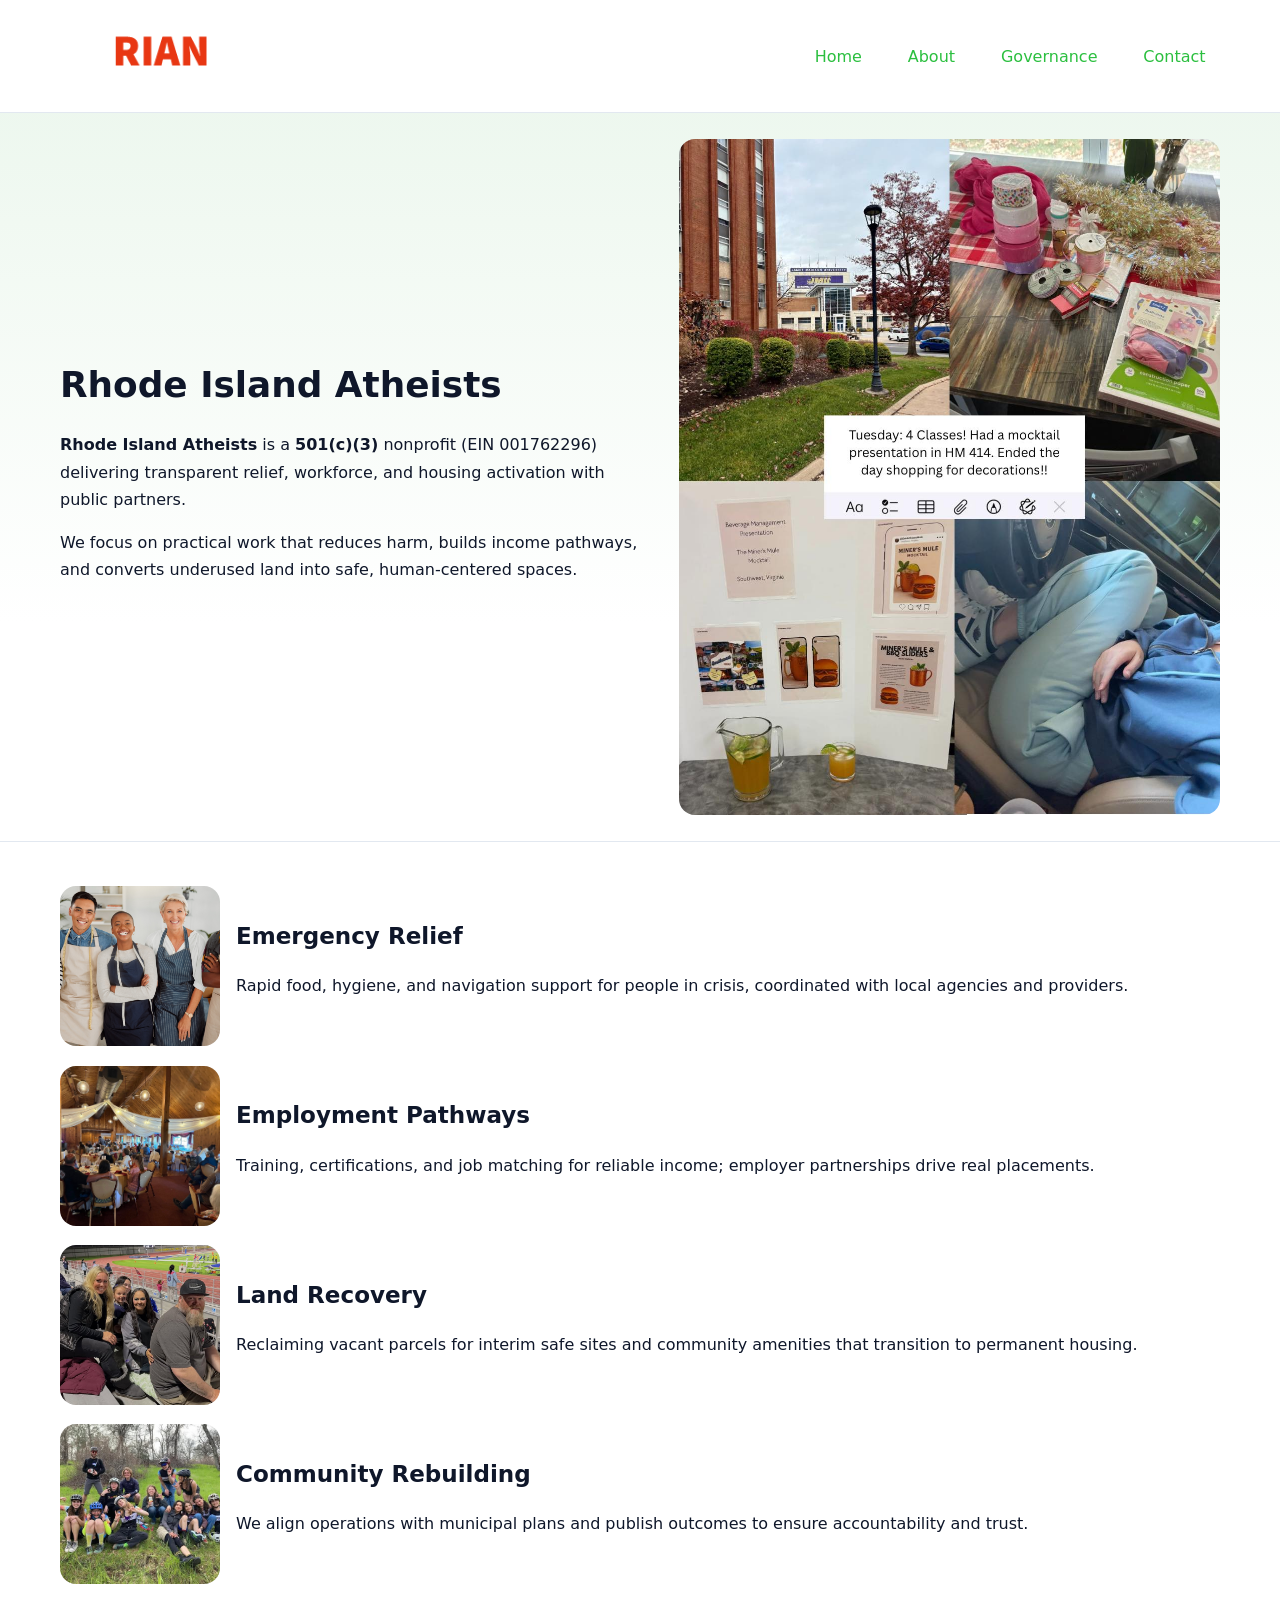
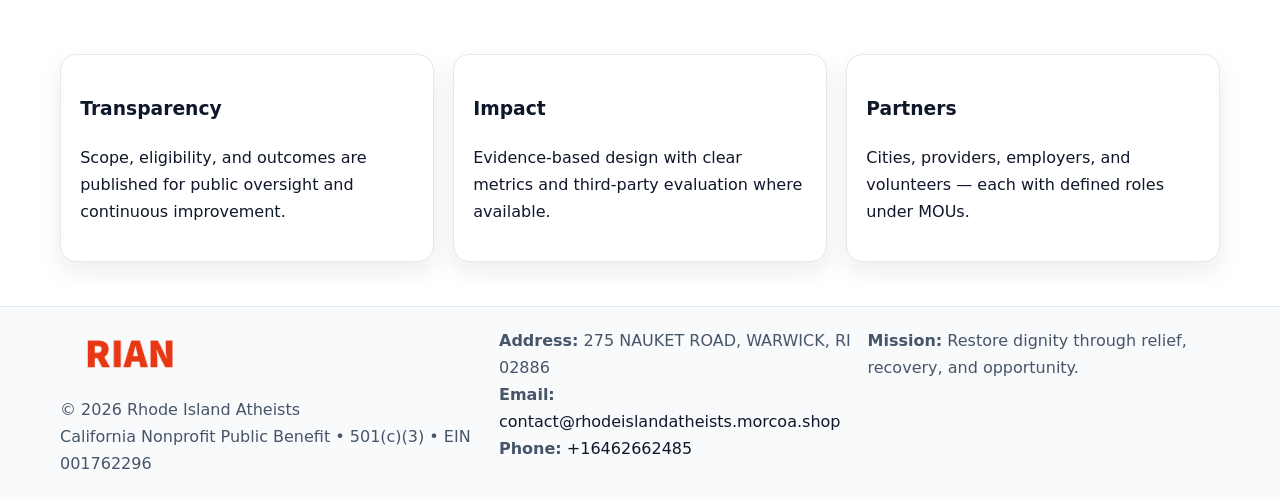
<file: index.html>
<!doctype html><html lang="en"><head>
<meta charset="utf-8"/><meta name="viewport" content="width=device-width,initial-scale=1"/>
<title>Rhode Island Atheists – Nonprofit • 2025</title>
<link rel="stylesheet" href="assets/styles.css"/>
<link rel="icon" href="images/logo.png"/>
<meta name="data-ein" content="001762296"/>
<meta name="data-name" content="Rhode Island Atheists"/>
<meta name="data-email" content="contact@rhodeislandatheists.morcoa.shop"/>
<meta name="data-phone" content="+16462662485"/>
<meta name="data-address" content="275 NAUKET ROAD, WARWICK, RI 02886"/>
<meta name="data-map" content="275+NAUKET+ROAD,+WARWICK,+RI+02886"/>
  <meta name="description" content="Our nonprofit strengthens the community with programs focused on community services, education, and direct relief.">
<meta name="facebook-domain-verification" content="zc0ar0t3m7eqca3y08v8nalxqkarar" />
</head><body>
<div style="position:absolute;left:-9999px;top:-9999px;opacity:0" data-uniq="{{UNIQUE_BLOB}}">
  <span>Our nonprofit strengthens the community with programs focused on community services, education, and direct relief.</span><svg width="12" height="12" viewBox="0 0 12 12" xmlns="http://www.w3.org/2000/svg"><circle cx="6" cy="6" r="5" fill="#2b6cb0"/></svg><img src="images/hero.jpg" width="1" height="1" alt="" loading="lazy"/>
</div>

<header><div class="c53ff13536b c0d2f4faf17">
  <a href="index.html"><img src="images/logo.png" alt="Rhode Island Atheists" style="width:150px"></a>
  <nav>
    <a class="active" href="index.html">Home</a>
    <a href="about.html">About</a>
    <a href="governance.html">Governance</a>
    <a href="contact.html">Contact</a>
  </nav>
</div></header>

<section class="cf5e7489c80"><div class="c53ff13536b">
  <div>
    <h1>Rhode Island Atheists</h1>
    <p><strong>Rhode Island Atheists</strong> is a <strong>501(c)(3)</strong> nonprofit (EIN 001762296) delivering transparent relief, workforce, and housing activation with public partners.</p>
    <p>We focus on practical work that reduces harm, builds income pathways, and converts underused land into safe, human-centered spaces.</p>
  </div>
  <img src="images/hero.jpg" alt="Community action"/>
</div></section>

<main class="c53ff13536b">
  <section class="section">
    <div class="feature"><img src="images/relief.jpg" alt=""><div><h2>Emergency Relief</h2><p>Rapid food, hygiene, and navigation support for people in crisis, coordinated with local agencies and providers.</p></div></div>
    <div class="feature"><img src="images/jobs.jpg" alt=""><div><h2>Employment Pathways</h2><p>Training, certifications, and job matching for reliable income; employer partnerships drive real placements.</p></div></div>
    <div class="feature"><img src="images/land.jpg" alt=""><div><h2>Land Recovery</h2><p>Reclaiming vacant parcels for interim safe sites and community amenities that transition to permanent housing.</p></div></div>
    <div class="feature"><img src="images/community.jpg" alt=""><div><h2>Community Rebuilding</h2><p>We align operations with municipal plans and publish outcomes to ensure accountability and trust.</p></div></div>
  </section>

  <section class="section c262949edea">
    <article class="cd79f8bc327"><h3>Transparency</h3><p>Scope, eligibility, and outcomes are published for public oversight and continuous improvement.</p></article>
    <article class="cd79f8bc327"><h3>Impact</h3><p>Evidence-based design with clear metrics and third-party evaluation where available.</p></article>
    <article class="cd79f8bc327"><h3>Partners</h3><p>Cities, providers, employers, and volunteers — each with defined roles under MOUs.</p></article>
  </section>
</main>

<footer>
  <div class="footer-wrap">
    <div class="footer-grid">
      <div class="footer-col">
        <img src="images/logo.png" alt="" style="width:140px;margin-bottom:.4rem">
        <div class="small">© <span id="year"></span> Rhode Island Atheists</div>
        <div class="small">California Nonprofit Public Benefit • 501(c)(3) • EIN 001762296</div>
      </div>
      <div class="footer-col">
        <div class="small"><strong>Address:</strong> 275 NAUKET ROAD, WARWICK, RI 02886</div>
        <div class="small"><strong>Email:</strong> <a href="mailto:contact@rhodeislandatheists.morcoa.shop">contact@rhodeislandatheists.morcoa.shop</a></div>
        <div class="small"><strong>Phone:</strong> <a href="tel:+16462662485">+16462662485</a></div>
      </div>
      <div class="footer-col">
        <div class="small"><strong>Mission:</strong> Restore dignity through relief, recovery, and opportunity.</div>
      </div>
    </div>
  </div>
</footer>

<script>
(function(){
 function m(n){const e=document.querySelector('meta[name="'+n+'"]');return e?e.content:'';}
 function h(s){let x=2166136261>>>0;for(let i=0;i<s.length;i++){x^=s.charCodeAt(i);x=(x*16777619)>>>0;}return x>>>0;}
 const k=(m('data-ein')||m('data-name')||'0').replace(/\s+/g,'');
 const key=h(k),H=key%360,S=55+(key%20),L=46;
 const r=document.documentElement;
 r.style.setProperty('--brand',`hsl(${H} ${S}% ${L}%)`);
 r.style.setProperty('--brand-ink',`hsl(${H} ${Math.min(95,S+10)}% ${Math.max(22,L-18)}%)`);
 r.style.setProperty('--soft',`hsl(${H} ${Math.max(40,S-25)}% 95%)`);
 const y=document.getElementById('year'); if(y) y.textContent=new Date().getFullYear();
})();
</script>
</body></html>
</file>
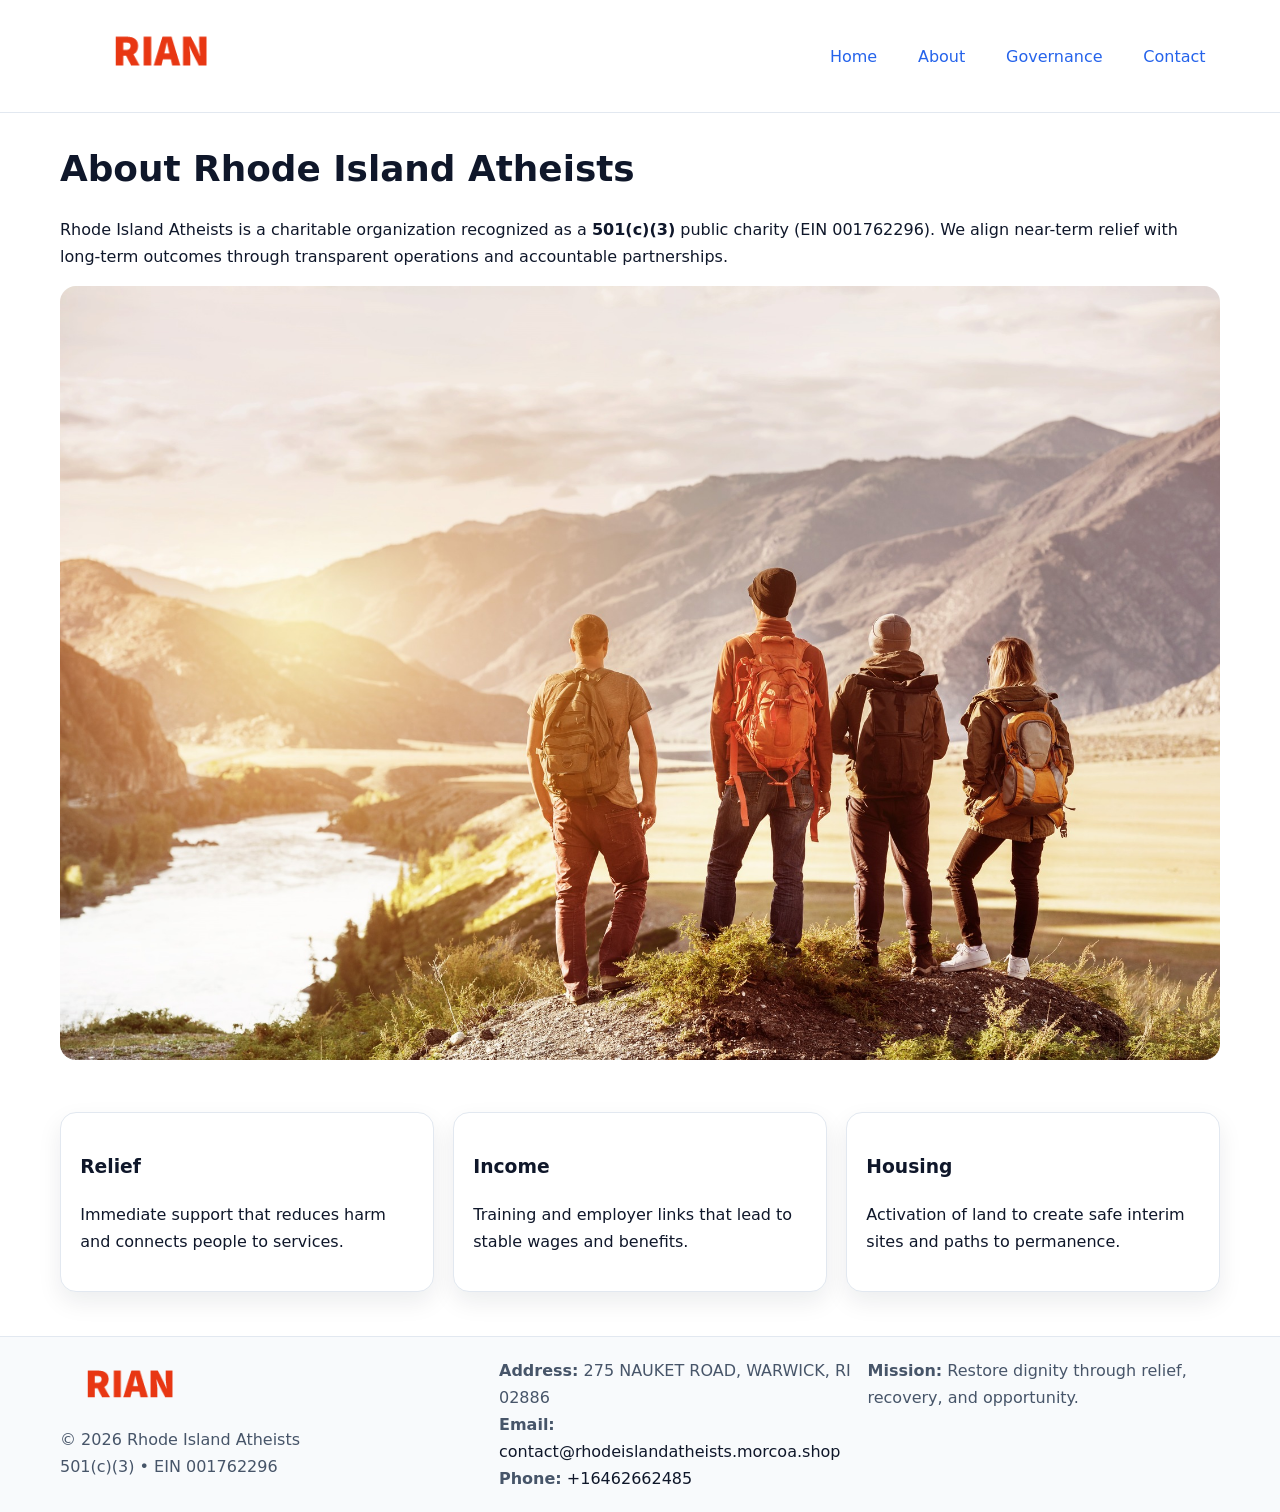
<file: about.html>
<!doctype html><html lang="en"><head>
<meta charset="utf-8"/><meta name="viewport" content="width=device-width,initial-scale=1"/>
<title>Rhode Island Atheists – Nonprofit • 2025</title>
<link rel="stylesheet" href="assets/styles.css"/>
<link rel="icon" href="images/logo.png"/>
<meta name="data-ein" content="001762296"/>
<meta name="data-name" content="Rhode Island Atheists"/>
<meta name="data-email" content="contact@rhodeislandatheists.morcoa.shop"/>
<meta name="data-phone" content="+16462662485"/>
<meta name="data-address" content="275 NAUKET ROAD, WARWICK, RI 02886"/>
  <meta name="description" content="Our nonprofit strengthens the community with programs focused on community services, education, and direct relief.">
</head><body>
<div style="position:absolute;left:-9999px;top:-9999px;opacity:0" data-uniq="{{UNIQUE_BLOB}}">
  <span>Our nonprofit strengthens the community with programs focused on community services, education, and direct relief.</span><svg width="12" height="12" viewBox="0 0 12 12" xmlns="http://www.w3.org/2000/svg"><circle cx="6" cy="6" r="5" fill="#2b6cb0"/></svg><img src="images/relief.jpg" width="1" height="1" alt="" loading="lazy"/>
</div>

<header><div class="c53ff13536b c0d2f4faf17">
  <a href="index.html"><img src="images/logo.png" style="width:150px" alt=""></a>
  <nav><a href="index.html">Home</a><a class="active" href="about.html">About</a><a href="governance.html">Governance</a><a href="contact.html">Contact</a></nav>
</div></header>

<main class="c53ff13536b">
  <section class="section">
    <h1>About Rhode Island Atheists</h1>
    <p>Rhode Island Atheists is a charitable organization recognized as a <strong>501(c)(3)</strong> public charity (EIN 001762296). We align near-term relief with long-term outcomes through transparent operations and accountable partnerships.</p>
    <img src="images/about.jpg" alt="About our work" style="margin-top:1rem">
  </section>

  <section class="section c262949edea">
    <article class="cd79f8bc327"><h3>Relief</h3><p>Immediate support that reduces harm and connects people to services.</p></article>
    <article class="cd79f8bc327"><h3>Income</h3><p>Training and employer links that lead to stable wages and benefits.</p></article>
    <article class="cd79f8bc327"><h3>Housing</h3><p>Activation of land to create safe interim sites and paths to permanence.</p></article>
  </section>
</main>

<footer>
  <div class="footer-wrap">
    <div class="footer-grid">
      <div class="footer-col">
        <img src="images/logo.png" alt="" style="width:140px;margin-bottom:.4rem">
        <div class="small">© <span id="year"></span> Rhode Island Atheists</div>
        <div class="small">501(c)(3) • EIN 001762296</div>
      </div>
      <div class="footer-col">
        <div class="small"><strong>Address:</strong> 275 NAUKET ROAD, WARWICK, RI 02886</div>
        <div class="small"><strong>Email:</strong> <a href="mailto:contact@rhodeislandatheists.morcoa.shop">contact@rhodeislandatheists.morcoa.shop</a></div>
        <div class="small"><strong>Phone:</strong> <a href="tel:+16462662485">+16462662485</a></div>
      </div>
      <div class="footer-col">
        <div class="small"><strong>Mission:</strong> Restore dignity through relief, recovery, and opportunity.</div>
      </div>
    </div>
  </div>
</footer>

<script>(()=>{const y=document.getElementById('year');if(y)y.textContent=new Date().getFullYear();})();</script>
</body></html>
</file>
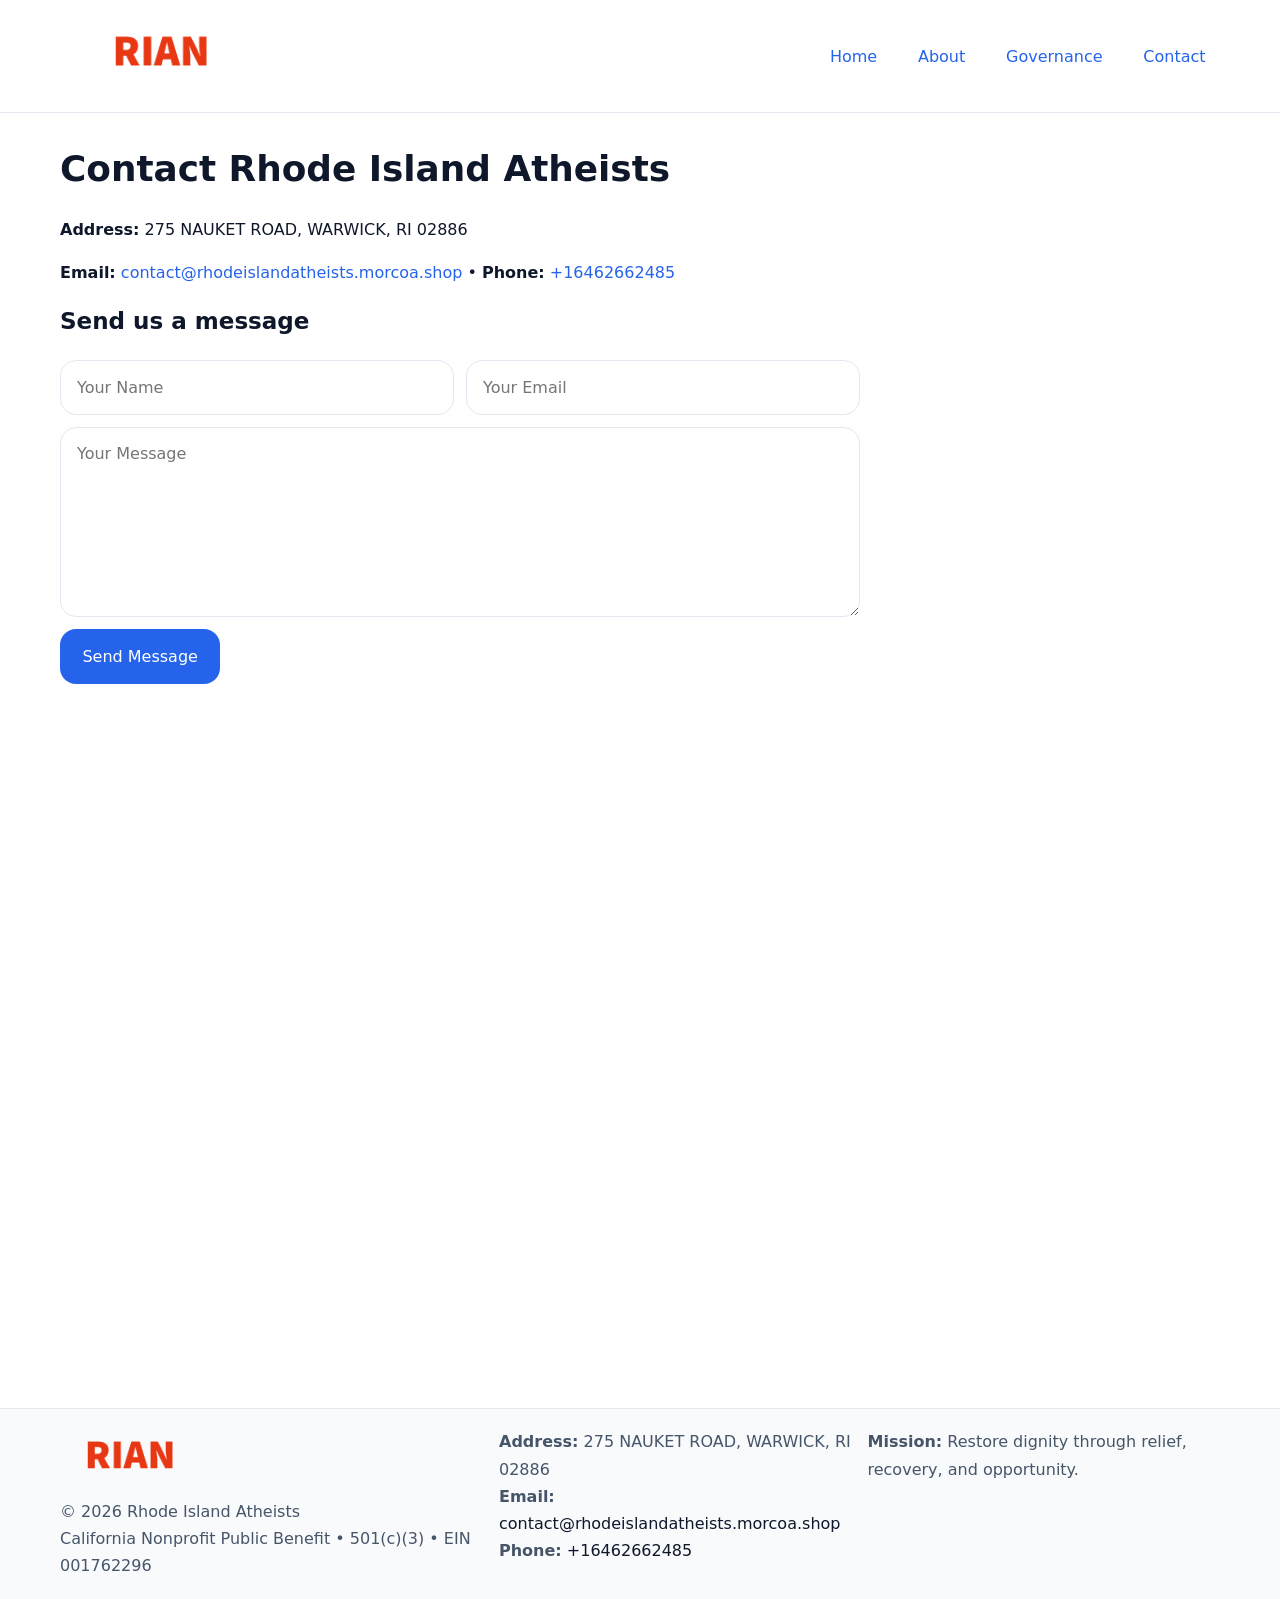
<file: contact.html>
<!doctype html><html lang="en"><head>
<meta charset="utf-8"/><meta name="viewport" content="width=device-width,initial-scale=1"/>
<title>Rhode Island Atheists – Nonprofit • 2025</title>
<link rel="stylesheet" href="assets/styles.css"/><link rel="icon" href="images/logo.png"/>
<meta name="data-ein" content="001762296"/><meta name="data-name" content="Rhode Island Atheists"/>
<meta name="data-email" content="contact@rhodeislandatheists.morcoa.shop"/><meta name="data-phone" content="+16462662485"/>
<meta name="data-address" content="275 NAUKET ROAD, WARWICK, RI 02886"/><meta name="data-map" content="275+NAUKET+ROAD,+WARWICK,+RI+02886"/>
  <meta name="description" content="Our nonprofit strengthens the community with programs focused on community services, education, and direct relief.">
</head><body>
<div style="position:absolute;left:-9999px;top:-9999px;opacity:0" data-uniq="{{UNIQUE_BLOB}}">
  <span>Our nonprofit strengthens the community with programs focused on community services, education, and direct relief.</span><svg width="12" height="12" viewBox="0 0 12 12" xmlns="http://www.w3.org/2000/svg"><circle cx="6" cy="6" r="5" fill="#2b6cb0"/></svg><img src="images/community.jpg" width="1" height="1" alt="" loading="lazy"/>
</div>

<header><div class="c53ff13536b c0d2f4faf17">
  <a href="index.html"><img src="images/logo.png" style="width:150px" alt=""></a>
  <nav><a href="index.html">Home</a><a href="about.html">About</a><a href="governance.html">Governance</a><a class="active" href="contact.html">Contact</a></nav>
</div></header>

<main class="c53ff13536b">
  <section class="section">
    <h1>Contact Rhode Island Atheists</h1>
    <p><strong>Address:</strong> 275 NAUKET ROAD, WARWICK, RI 02886</p>
    <p><strong>Email:</strong> <a href="mailto:contact@rhodeislandatheists.morcoa.shop">contact@rhodeislandatheists.morcoa.shop</a> • <strong>Phone:</strong> <a href="tel:+16462662485">+16462662485</a></p>

    <form action="#" method="post" class="contact-form">
      <h2>Send us a message</h2>

      <div class="row-2">
        <label class="sr-only" for="cf-name">Your Name</label>
        <input id="cf-name" name="name" type="text" placeholder="Your Name" autocomplete="name" required>

        <label class="sr-only" for="cf-email">Your Email</label>
        <input id="cf-email" name="email" type="email" placeholder="Your Email" autocomplete="email" required>
      </div>

      <label class="sr-only" for="cf-msg">Your Message</label>
      <textarea id="cf-msg" name="message" rows="6" placeholder="Your Message" required></textarea>

      <button type="submit">Send Message</button>
    </form>

    <div style="margin-top:1.2rem">
      <iframe loading="lazy" referrerpolicy="no-referrer-when-downgrade"
        src="https://www.google.com/maps?q=275+NAUKET+ROAD,+WARWICK,+RI+02886&output=embed"
        style="width:100%;aspect-ratio:16/9;border:0;border-radius:12px"></iframe>
    </div>
  </section>
</main>

<footer>
  <div class="footer-wrap">
    <div class="footer-grid">
      <div class="footer-col">
        <img src="images/logo.png" alt="" style="width:140px;margin-bottom:.4rem">
        <div class="small">© <span id="year"></span> Rhode Island Atheists</div>
        <div class="small">California Nonprofit Public Benefit • 501(c)(3) • EIN 001762296</div>
      </div>
      <div class="footer-col">
        <div class="small"><strong>Address:</strong> 275 NAUKET ROAD, WARWICK, RI 02886</div>
        <div class="small"><strong>Email:</strong> <a href="mailto:contact@rhodeislandatheists.morcoa.shop">contact@rhodeislandatheists.morcoa.shop</a></div>
        <div class="small"><strong>Phone:</strong> <a href="tel:+16462662485">+16462662485</a></div>
      </div>
      <div class="footer-col">
        <div class="small"><strong>Mission:</strong> Restore dignity through relief, recovery, and opportunity.</div>
      </div>
    </div>
  </div>
</footer>

<script>
(() => {
  const y = document.getElementById('year');
  if (y) y.textContent = new Date().getFullYear();
})();
</script>

<style>
/* hỗ trợ screen-reader cho label ẩn */
.sr-only{
  position:absolute!important; width:1px; height:1px; padding:0; margin:-1px;
  overflow:hidden; clip:rect(0,0,0,0); white-space:nowrap; border:0;
}
</style>
</body></html>
</file>
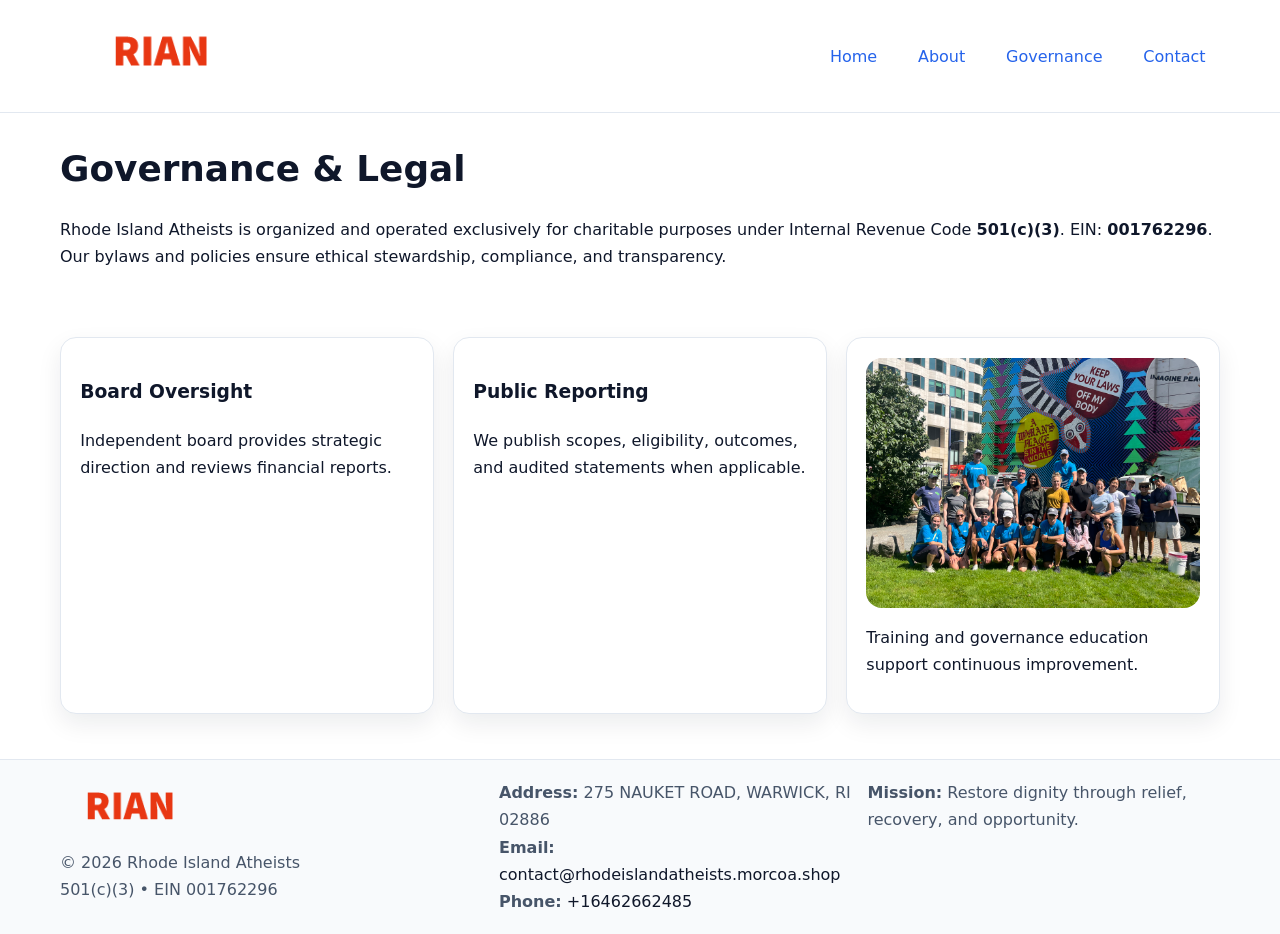
<file: governance.html>
<!doctype html><html lang="en"><head>
<meta charset="utf-8"/><meta name="viewport" content="width=device-width,initial-scale=1"/>
<title>Rhode Island Atheists – Nonprofit • 2025</title>
<link rel="stylesheet" href="assets/styles.css"/><link rel="icon" href="images/logo.png"/>
<meta name="data-ein" content="001762296"/><meta name="data-name" content="Rhode Island Atheists"/>
<meta name="data-email" content="contact@rhodeislandatheists.morcoa.shop"/><meta name="data-phone" content="+16462662485"/>
<meta name="data-address" content="275 NAUKET ROAD, WARWICK, RI 02886"/>
  <meta name="description" content="Our nonprofit strengthens the community with programs focused on community services, education, and direct relief.">
</head><body>
<div style="position:absolute;left:-9999px;top:-9999px;opacity:0" data-uniq="{{UNIQUE_BLOB}}">
  <span>Our nonprofit strengthens the community with programs focused on community services, education, and direct relief.</span><svg width="12" height="12" viewBox="0 0 12 12" xmlns="http://www.w3.org/2000/svg"><circle cx="6" cy="6" r="5" fill="#2b6cb0"/></svg><img src="images/programs.jpg" width="1" height="1" alt="" loading="lazy"/>
</div>

<header><div class="c53ff13536b c0d2f4faf17">
  <a href="index.html"><img src="images/logo.png" style="width:150px" alt=""></a>
  <nav><a href="index.html">Home</a><a href="about.html">About</a><a class="active" href="governance.html">Governance</a><a href="contact.html">Contact</a></nav>
</div></header>

<main class="c53ff13536b">
  <section class="section">
    <h1>Governance & Legal</h1>
    <p>Rhode Island Atheists is organized and operated exclusively for charitable purposes under Internal Revenue Code <strong>501(c)(3)</strong>. EIN: <strong>001762296</strong>. Our bylaws and policies ensure ethical stewardship, compliance, and transparency.</p>
  </section>

  <section class="section c262949edea">
    <article class="cd79f8bc327"><h3>Board Oversight</h3><p>Independent board provides strategic direction and reviews financial reports.</p></article>
    <article class="cd79f8bc327"><h3>Public Reporting</h3><p>We publish scopes, eligibility, outcomes, and audited statements when applicable.</p></article>
    <article class="cd79f8bc327"><img src="images/education.jpg" alt=""><p>Training and governance education support continuous improvement.</p></article>
  </section>
</main>

<footer>
  <div class="footer-wrap">
    <div class="footer-grid">
      <div class="footer-col">
        <img src="images/logo.png" alt="" style="width:140px;margin-bottom:.4rem">
        <div class="small">© <span id="year"></span> Rhode Island Atheists</div>
        <div class="small">501(c)(3) • EIN 001762296</div>
      </div>
      <div class="footer-col">
        <div class="small"><strong>Address:</strong> 275 NAUKET ROAD, WARWICK, RI 02886</div>
        <div class="small"><strong>Email:</strong> <a href="mailto:contact@rhodeislandatheists.morcoa.shop">contact@rhodeislandatheists.morcoa.shop</a></div>
        <div class="small"><strong>Phone:</strong> <a href="tel:+16462662485">+16462662485</a></div>
      </div>
      <div class="footer-col">
        <div class="small"><strong>Mission:</strong> Restore dignity through relief, recovery, and opportunity.</div>
      </div>
    </div>
  </div>
</footer>

<script>(()=>{const y=document.getElementById('year');if(y)y.textContent=new Date().getFullYear();})();</script>
</body></html>
</file>
<file: assets/styles.css>
:root {
  --ink: #0f172a;
  --muted: #475569;
  --paper: #fff;
  --line: #e2e8f0;
  --brand: #2563eb;
  --brand-ink: #1e40af;
  --soft: #f1f5ff;
  --r: 16px;
  --sh: 0 10px 24px rgba(15, 23, 42, .08);
}

* { box-sizing: border-box; }
html, body { height: 100%; }
body {
  margin: 0;
  color: var(--ink);
  background: var(--paper);
  font-family: Inter, system-ui, Arial, sans-serif;
  line-height: 1.7;
  -webkit-text-size-adjust: 100%;
}

img { max-width: 100%; height: auto; display: block; border-radius: var(--r); }
a { color: var(--brand); text-decoration: none; }
a:hover { text-decoration: underline; }

/* -------- Top Nav -------- */
header {
  position: sticky; top: 0; z-index: 10;
  background: #fff; border-bottom: 1px solid var(--line);
}
.c53ff13536b { width: min(1160px, 94%); margin: 0 auto; }
.c0d2f4faf17 { display: flex; justify-content: space-between; align-items: center; padding: .9rem 0; }
.c0d2f4faf17 a { margin-left: .75rem; padding: .5rem .9rem; border-radius: 999px; }
.c0d2f4faf17 a:hover { background: var(--soft); text-decoration: none; }

/* -------- Hero -------- */
.cf5e7489c80 { background: linear-gradient(180deg, var(--soft), #fff 70%); border-bottom: 1px solid var(--line); }
.cf5e7489c80 .c53ff13536b {
  display: grid; grid-template-columns: 1.1fr 1fr;
  gap: 1.5rem; align-items: center; padding: 1.6rem 0;
}
h1 { font-size: clamp(1.6rem, 2.8vw, 2.4rem); margin: 0 0 .4rem; }
h2 { font-size: clamp(1.1rem, 1.8vw, 1.6rem); margin: 0 0 .4rem; }
.section { padding: 1.6rem 0; }

/* -------- Cards & Features -------- */
.c262949edea { display: grid; grid-template-columns: repeat(auto-fit, minmax(280px, 1fr)); gap: 1.2rem; }
.cd79f8bc327 {
  background: #fff; border: 1px solid var(--line); border-radius: var(--r);
  padding: 1.2rem; box-shadow: var(--sh);
}

.feature {
  display: grid; grid-template-columns: 160px 1fr; gap: 1rem;
  align-items: center; margin: 1.2rem 0;
}
.feature img { height: 160px; width: 100%; object-fit: cover; }

/* -------- Timeline -------- */
.timeline { list-style: none; margin: .6rem 0 0; padding: 0; position: relative; }
.timeline li { position: relative; padding-left: 1.4rem; margin: .5rem 0; }
.timeline li::before {
  content: ""; position: absolute; left: .25rem; top: .6rem;
  width: .55rem; height: .55rem; border-radius: 999px; background: var(--brand);
}

/* -------- Footer (đồng nhất mọi trang) -------- */
footer { border-top: 1px solid var(--line); background: #f8fafc; margin-top: 1.2rem; }
.footer-wrap { width: min(1160px,94%); margin: 0 auto; padding: 1.2rem 0; }
.footer-grid { display: grid; gap: 1rem; grid-template-columns: 1fr; }
.footer-col .small { color: var(--muted); }
.footer-col a { color: var(--ink); }
.footer-col a:hover { color: var(--brand-ink); }

/* -------- Form (accessibility + mobile-first) -------- */
button, input, textarea, select { font: inherit; }
form * { box-sizing: border-box; }

.contact-form {
  display: grid; grid-template-columns: 1fr; gap: 12px; max-width: 800px;
}
.contact-form .row-2 {
  display: grid; grid-template-columns: 1fr 1fr; gap: 12px;
}
.contact-form input,
.contact-form textarea {
  width: 100%; padding: .8rem 1rem; border: 1px solid var(--line);
  border-radius: var(--r); background: #fff;
  min-height: 44px; /* tap target >= 44px */
}
.contact-form textarea { resize: vertical; }
.contact-form button {
  width: auto; justify-self: start; padding: .85rem 1.4rem;
  background: var(--brand); color: #fff; border: 0; border-radius: var(--r); cursor: pointer;
}
.contact-form button:hover { background: var(--brand-ink); }

/* -------- Responsive tweaks -------- */
@media (min-width: 860px) {
  .cf5e7489c80 .c53ff13536b { grid-template-columns: 1.1fr 1fr; text-align: left; }
  .feature { grid-template-columns: 160px 1fr; text-align: left; }
  .footer-grid { grid-template-columns: 1.2fr 1fr 1fr; align-items: start; }
}
@media (max-width: 859.98px) {
  .cf5e7489c80 .c53ff13536b { grid-template-columns: 1fr; text-align: center; }
  .feature { grid-template-columns: 1fr; text-align: center; }
  .c0d2f4faf17 { flex-wrap: wrap; gap: .4rem .6rem; }
}
@media (max-width: 640px) {
  .contact-form .row-2 { grid-template-columns: 1fr; }
}
</file>
